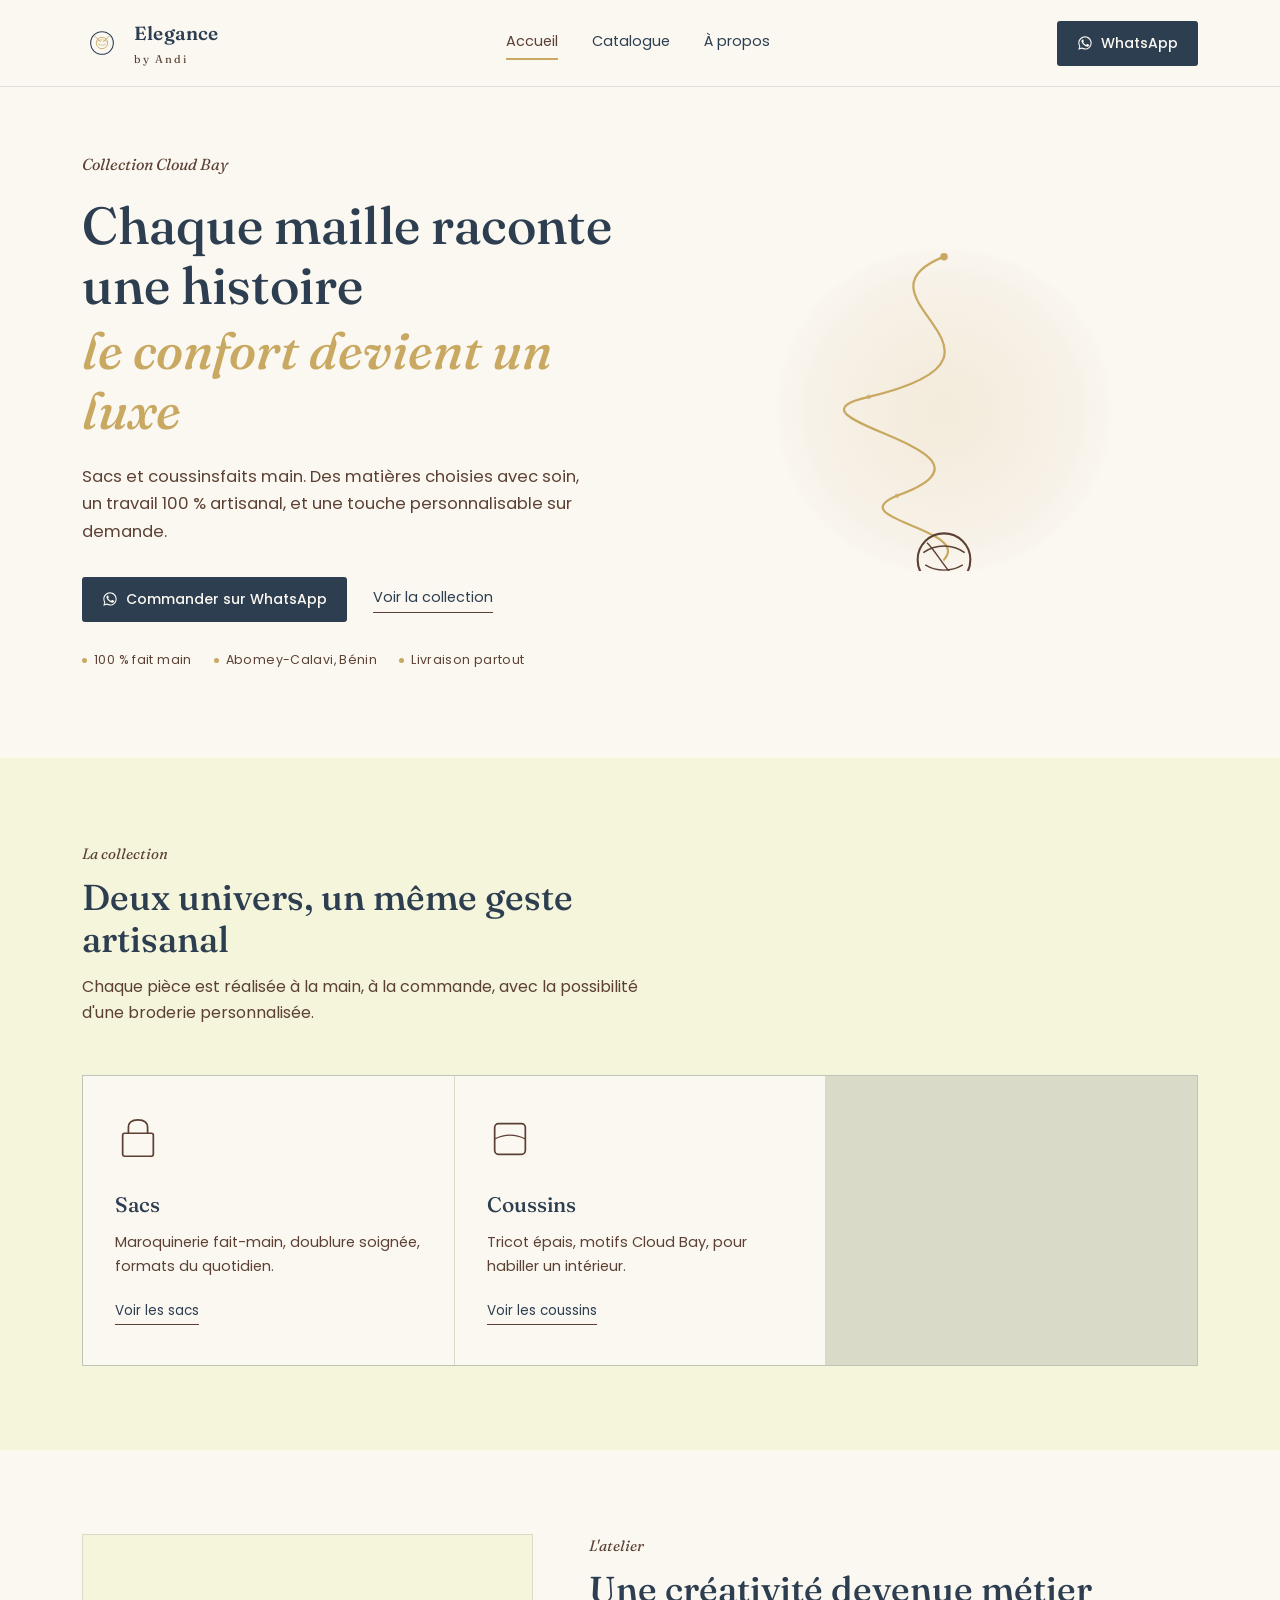
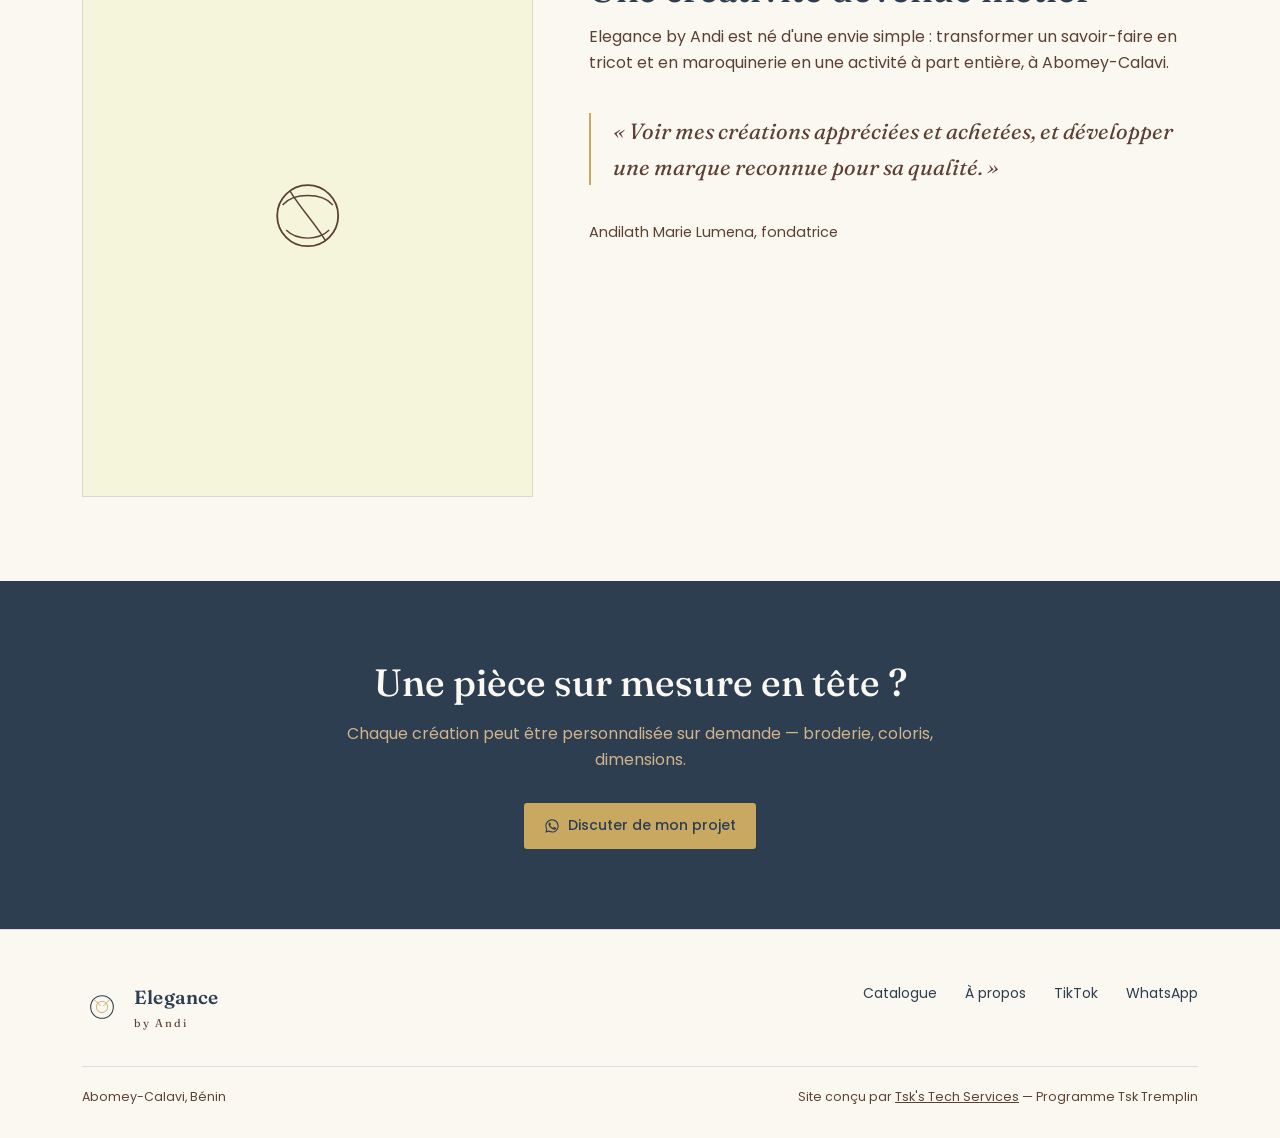
<file: index.html>
<!DOCTYPE html>
<html lang="fr">
<head>
<meta charset="UTF-8">
<meta name="viewport" content="width=device-width, initial-scale=1.0">
<title>Elegance by Andi — Créations artisanales, Cotonou, Bénin</title>
<meta name="description" content="Maroquinerie et tricot faits main à Abomey-Calavi, Bénin. Sacs, coussins et cardigans de la collection Cloud Bay. Commande via WhatsApp.">

<meta property="og:type" content="website">
<meta property="og:title" content="Elegance by Andi — Créations artisanales faites main">
<meta property="og:description" content="Sacs, coussins et cardigans en maroquinerie et tricot, faits main à Abomey-Calavi, Bénin. Collection Cloud Bay.">
<meta property="og:image" content="https://flashtsk17.github.io/elegance-by-andi/assets/og-image.png">
<meta property="og:url" content="https://flashtsk17.github.io/elegance-by-andi/index.html">
<meta name="twitter:card" content="summary_large_image">

<link rel="icon" href="assets/favicon.svg" type="image/svg+xml">
<link rel="stylesheet" href="style.css">
</head>
<body>

<header class="site-header">
  <div class="wrap">
    <a class="brand" href="index.html">
      <svg viewBox="0 0 60 60" style="color:var(--ink)">
        <circle cx="30" cy="30" r="17" fill="none" stroke="currentColor" stroke-width="1.6"/>
        <g transform="translate(30,30)" style="color:var(--gold)">
          <circle r="8.5" fill="none" stroke="currentColor" stroke-width="1.3"/>
          <path d="M-7,-2.3 C-3,-5.5 3,-5.5 7,-2.3" stroke="currentColor" stroke-width="1" fill="none"/>
          <path d="M-6,1.6 C-2.4,3.8 2.4,3.8 6,1.6" stroke="currentColor" stroke-width="1" fill="none"/>
          <path d="M-11.5,-11 L-2.3,-1.8" stroke="currentColor" stroke-width="1.4" stroke-linecap="round"/>
          <path d="M11.5,-11 L2.3,-1.8" stroke="currentColor" stroke-width="1.4" stroke-linecap="round"/>
        </g>
      </svg>
      <span class="brand-type"><strong>Elegance</strong><span>by Andi</span></span>
    </a>
    <nav class="main-nav">
      <a href="index.html" class="current">Accueil</a>
      <a href="catalogue.html">Catalogue</a>
      <a href="apropos.html">À propos</a>
    </nav>
    <a class="btn-whatsapp" href="https://wa.me/2290196172181?text=Bonjour%20Elegance%20by%20Andi%2C%20je%20souhaite%20avoir%20des%20informations." target="_blank" rel="noopener">
      <svg viewBox="0 0 24 24" fill="currentColor"><path d="M17.5 14.4c-.3-.1-1.7-.9-2-1-.3-.1-.5-.1-.7.1-.2.3-.8 1-.9 1.1-.2.2-.3.2-.6.1-.3-.1-1.2-.5-2.3-1.5-.9-.8-1.4-1.8-1.6-2.1-.2-.3 0-.5.1-.6.1-.1.3-.3.4-.5.1-.1.2-.3.3-.5.1-.2 0-.4 0-.5C10.1 9 9.6 7.7 9.4 7.2c-.2-.5-.4-.4-.5-.4h-.5c-.2 0-.5.1-.7.3-.3.3-1 1-1 2.4s1 2.8 1.2 3c.1.2 2 3.1 4.9 4.3.7.3 1.2.5 1.6.6.7.2 1.3.2 1.8.1.5-.1 1.7-.7 1.9-1.3.2-.7.2-1.2.2-1.3-.1-.2-.3-.2-.6-.3z"/><path d="M12 2C6.5 2 2 6.4 2 12c0 1.8.5 3.5 1.3 5L2 22l5.2-1.3c1.4.8 3.1 1.2 4.8 1.2 5.5 0 10-4.4 10-10S17.5 2 12 2zm0 18c-1.6 0-3.1-.4-4.4-1.2l-.3-.2-3.1.8.8-3-.2-.3C4.1 15 3.6 13.5 3.6 12c0-4.6 3.8-8.4 8.4-8.4s8.4 3.8 8.4 8.4-3.8 8.4-8.4 8.4z"/></svg>
      WhatsApp
    </a>
    <button class="menu-toggle" aria-label="Ouvrir le menu">
      <svg viewBox="0 0 24 24" fill="none" stroke="currentColor" stroke-width="1.8"><line x1="3" y1="7" x2="21" y2="7"/><line x1="3" y1="12" x2="21" y2="12"/><line x1="3" y1="17" x2="21" y2="17"/></svg>
    </button>
  </div>
</header>

<div class="mobile-nav">
  <div class="mobile-nav-top">
    <span class="brand-type"><strong>Elegance</strong><span>by Andi</span></span>
    <button class="close-toggle" aria-label="Fermer le menu">
      <svg viewBox="0 0 24 24" fill="none" stroke="currentColor" stroke-width="1.8"><line x1="5" y1="5" x2="19" y2="19"/><line x1="19" y1="5" x2="5" y2="19"/></svg>
    </button>
  </div>
  <a href="index.html" class="current">Accueil</a>
  <a href="catalogue.html">Catalogue</a>
  <a href="apropos.html">À propos</a>
  <a class="btn-whatsapp" href="https://wa.me/2290196172181?text=Bonjour%20Elegance%20by%20Andi%2C%20je%20souhaite%20avoir%20des%20informations." target="_blank" rel="noopener">
    <svg viewBox="0 0 24 24" fill="currentColor"><path d="M17.5 14.4c-.3-.1-1.7-.9-2-1-.3-.1-.5-.1-.7.1-.2.3-.8 1-.9 1.1-.2.2-.3.2-.6.1-.3-.1-1.2-.5-2.3-1.5-.9-.8-1.4-1.8-1.6-2.1-.2-.3 0-.5.1-.6.1-.1.3-.3.4-.5.1-.1.2-.3.3-.5.1-.2 0-.4 0-.5C10.1 9 9.6 7.7 9.4 7.2c-.2-.5-.4-.4-.5-.4h-.5c-.2 0-.5.1-.7.3-.3.3-1 1-1 2.4s1 2.8 1.2 3c.1.2 2 3.1 4.9 4.3.7.3 1.2.5 1.6.6.7.2 1.3.2 1.8.1.5-.1 1.7-.7 1.9-1.3.2-.7.2-1.2.2-1.3-.1-.2-.3-.2-.6-.3z"/><path d="M12 2C6.5 2 2 6.4 2 12c0 1.8.5 3.5 1.3 5L2 22l5.2-1.3c1.4.8 3.1 1.2 4.8 1.2 5.5 0 10-4.4 10-10S17.5 2 12 2zm0 18c-1.6 0-3.1-.4-4.4-1.2l-.3-.2-3.1.8.8-3-.2-.3C4.1 15 3.6 13.5 3.6 12c0-4.6 3.8-8.4 8.4-8.4s8.4 3.8 8.4 8.4-3.8 8.4-8.4 8.4z"/></svg>
    WhatsApp
  </a>
</div>

<section class="hero">
  <div class="wrap">
    <div class="hero-copy">
      <div class="kicker">Collection Cloud Bay</div>
      <h1>Chaque maille raconte<br>une histoire<em>le confort devient un luxe</em></h1>
      <p class="lede">Sacs et coussinsfaits main. Des matières choisies avec soin, un travail 100&nbsp;% artisanal, et une touche personnalisable sur demande.</p>
      <div class="cta-row">
        <a class="btn-whatsapp" href="https://wa.me/2290196172181?text=Bonjour%2C%20je%20souhaite%20passer%20une%20commande." target="_blank" rel="noopener">
          <svg viewBox="0 0 24 24" fill="currentColor"><path d="M17.5 14.4c-.3-.1-1.7-.9-2-1-.3-.1-.5-.1-.7.1-.2.3-.8 1-.9 1.1-.2.2-.3.2-.6.1-.3-.1-1.2-.5-2.3-1.5-.9-.8-1.4-1.8-1.6-2.1-.2-.3 0-.5.1-.6.1-.1.3-.3.4-.5.1-.1.2-.3.3-.5.1-.2 0-.4 0-.5C10.1 9 9.6 7.7 9.4 7.2c-.2-.5-.4-.4-.5-.4h-.5c-.2 0-.5.1-.7.3-.3.3-1 1-1 2.4s1 2.8 1.2 3c.1.2 2 3.1 4.9 4.3.7.3 1.2.5 1.6.6.7.2 1.3.2 1.8.1.5-.1 1.7-.7 1.9-1.3.2-.7.2-1.2.2-1.3-.1-.2-.3-.2-.6-.3z"/><path d="M12 2C6.5 2 2 6.4 2 12c0 1.8.5 3.5 1.3 5L2 22l5.2-1.3c1.4.8 3.1 1.2 4.8 1.2 5.5 0 10-4.4 10-10S17.5 2 12 2zm0 18c-1.6 0-3.1-.4-4.4-1.2l-.3-.2-3.1.8.8-3-.2-.3C4.1 15 3.6 13.5 3.6 12c0-4.6 3.8-8.4 8.4-8.4s8.4 3.8 8.4 8.4-3.8 8.4-8.4 8.4z"/></svg>
          Commander sur WhatsApp
        </a>
        <a class="btn-ghost" href="catalogue.html">Voir la collection</a>
      </div>
      <div class="trust-row">
        <span><span class="dot"></span>100&nbsp;% fait main</span>
        <span><span class="dot"></span>Abomey-Calavi, Bénin</span>
        <span><span class="dot"></span>Livraison partout</span>
      </div>
    </div>
    <div class="hero-art" aria-hidden="true">
      <div class="blob"></div>
      <svg viewBox="0 0 340 340" fill="none">
        <path d="M170 6 C 60 50, 280 110, 90 155 C -20 180, 260 210, 120 260 C 60 285, 200 295, 170 328"
              stroke="#C9A961" stroke-width="2.4" stroke-linecap="round"/>
        <circle cx="170" cy="6" r="4" fill="#C9A961"/>
        <circle cx="90" cy="155" r="2.4" fill="#C9A961" opacity="0.6"/>
        <circle cx="120" cy="260" r="2.4" fill="#C9A961" opacity="0.6"/>
        <g transform="translate(170,328)">
          <circle r="28" fill="none" stroke="#5C4033" stroke-width="2.2"/>
          <path d="M-22,-7.5 C-9.5,-17 9.5,-17 22,-7.5" stroke="#5C4033" stroke-width="1.5" fill="none"/>
          <path d="M-20,5.4 C-7.5,12.9 7.5,12.9 20,5.4" stroke="#5C4033" stroke-width="1.5" fill="none"/>
          <path d="M-18,-18 C-5.4,-5.4 5.4,18 18,22.6" stroke="#5C4033" stroke-width="1.5" fill="none"/>
        </g>
      </svg>
    </div>
  </div>
</section>

<section class="on-panel">
  <div class="wrap">
    <div class="section-head">
      <div class="kicker">La collection</div>
      <h2>Deux univers, un même geste artisanal</h2>
      <p>Chaque pièce est réalisée à la main, à la commande, avec la possibilité d'une broderie personnalisée.</p>
    </div>
    <div class="categories">
      <a class="cat-panel" href="catalogue.html?cat=sacs">
        <svg viewBox="0 0 48 48" fill="none" style="color:var(--cocoa)"><path d="M14 18 L14 12 C14 7 17 4 24 4 C31 4 34 7 34 12 L34 18" stroke="currentColor" stroke-width="1.8"/><rect x="8" y="18" width="32" height="24" rx="2" stroke="currentColor" stroke-width="1.8"/></svg>
        <h3>Sacs</h3>
        <p>Maroquinerie fait-main, doublure soignée, formats du quotidien.</p>
        <span class="go">Voir les sacs</span>
      </a>
      <a class="cat-panel" href="catalogue.html?cat=coussins">
        <svg viewBox="0 0 48 48" fill="none" style="color:var(--cocoa)"><rect x="8" y="8" width="32" height="32" rx="4" stroke="currentColor" stroke-width="1.8"/><path d="M8 24 Q 24 16 40 24" stroke="currentColor" stroke-width="1.2"/></svg>
        <h3>Coussins</h3>
        <p>Tricot épais, motifs Cloud Bay, pour habiller un intérieur.</p>
        <span class="go">Voir les coussins</span>
      </a>
      <!-- Catégorie Cardigans retirée temporairement : aucun produit prêt. Code conservé pour réintégration future.
      <a class="cat-panel" href="catalogue.html?cat=cardigans">
        <svg viewBox="0 0 48 48" fill="none" style="color:var(--cocoa)"><path d="M14 10 L10 16 L14 20 L14 42 L34 42 L34 20 L38 16 L34 10 L28 14 L20 14 Z" stroke="currentColor" stroke-width="1.8" stroke-linejoin="round"/></svg>
        <h3>Cardigans</h3>
        <p>Tricotés à la main, coupes douces, laine sélectionnée pour le confort.</p>
        <span class="go">Voir les cardigans</span>
      </a>
      -->
    </div>
  </div>
</section>

<section>
  <div class="wrap about-grid">
    <div class="about-portrait" aria-hidden="true">
      <svg viewBox="0 0 200 200" style="color:var(--cocoa)">
        <circle r="34" cx="100" cy="100" fill="none" stroke="currentColor" stroke-width="2"/>
        <path d="M72,88 C84,74 116,74 128,88" stroke="currentColor" stroke-width="1.6" fill="none"/>
        <path d="M76,116 C88,128 112,128 124,116" stroke="currentColor" stroke-width="1.6" fill="none"/>
        <path d="M80,72 C92,92 108,108 120,128" stroke="currentColor" stroke-width="1.6" fill="none"/>
      </svg>
    </div>
    <div>
      <div class="section-head" style="margin-bottom:0;">
        <div class="kicker">L'atelier</div>
        <h2>Une créativité devenue métier</h2>
        <p>Elegance by Andi est né d'une envie simple&nbsp;: transformer un savoir-faire en tricot et en maroquinerie en une activité à part entière, à Abomey-Calavi.</p>
      </div>
      <blockquote class="quote">« Voir mes créations appréciées et achetées, et développer une marque reconnue pour sa qualité. »</blockquote>
      <p style="color:var(--cocoa); font-size:14.5px;">Andilath Marie Lumena, fondatrice</p>
    </div>
  </div>
</section>

<section class="cta-band">
  <div class="wrap">
    <h2>Une pièce sur mesure en tête ?</h2>
    <p>Chaque création peut être personnalisée sur demande — broderie, coloris, dimensions.</p>
    <a class="btn-whatsapp" href="https://wa.me/2290196172181?text=Bonjour%2C%20je%20souhaite%20une%20cr%C3%A9ation%20personnalis%C3%A9e." target="_blank" rel="noopener">
      <svg viewBox="0 0 24 24" fill="currentColor"><path d="M17.5 14.4c-.3-.1-1.7-.9-2-1-.3-.1-.5-.1-.7.1-.2.3-.8 1-.9 1.1-.2.2-.3.2-.6.1-.3-.1-1.2-.5-2.3-1.5-.9-.8-1.4-1.8-1.6-2.1-.2-.3 0-.5.1-.6.1-.1.3-.3.4-.5.1-.1.2-.3.3-.5.1-.2 0-.4 0-.5C10.1 9 9.6 7.7 9.4 7.2c-.2-.5-.4-.4-.5-.4h-.5c-.2 0-.5.1-.7.3-.3.3-1 1-1 2.4s1 2.8 1.2 3c.1.2 2 3.1 4.9 4.3.7.3 1.2.5 1.6.6.7.2 1.3.2 1.8.1.5-.1 1.7-.7 1.9-1.3.2-.7.2-1.2.2-1.3-.1-.2-.3-.2-.6-.3z"/><path d="M12 2C6.5 2 2 6.4 2 12c0 1.8.5 3.5 1.3 5L2 22l5.2-1.3c1.4.8 3.1 1.2 4.8 1.2 5.5 0 10-4.4 10-10S17.5 2 12 2zm0 18c-1.6 0-3.1-.4-4.4-1.2l-.3-.2-3.1.8.8-3-.2-.3C4.1 15 3.6 13.5 3.6 12c0-4.6 3.8-8.4 8.4-8.4s8.4 3.8 8.4 8.4-3.8 8.4-8.4 8.4z"/></svg>
      Discuter de mon projet
    </a>
  </div>
</section>

<footer class="site-footer">
  <div class="wrap">
    <div class="footer-top">
      <a class="brand" href="index.html">
        <svg viewBox="0 0 60 60" style="color:var(--ink)">
          <circle cx="30" cy="30" r="17" fill="none" stroke="currentColor" stroke-width="1.6"/>
          <g transform="translate(30,30)" style="color:var(--gold)">
            <circle r="8.5" fill="none" stroke="currentColor" stroke-width="1.3"/>
            <path d="M-11.5,-11 L-2.3,-1.8" stroke="currentColor" stroke-width="1.4" stroke-linecap="round"/>
            <path d="M11.5,-11 L2.3,-1.8" stroke="currentColor" stroke-width="1.4" stroke-linecap="round"/>
          </g>
        </svg>
        <span class="brand-type"><strong>Elegance</strong><span>by Andi</span></span>
      </a>
      <div class="footer-links">
        <a href="catalogue.html">Catalogue</a>
        <a href="apropos.html">À propos</a>
        <a href="https://www.tiktok.com/@elegancebyandi" target="_blank" rel="noopener">TikTok</a>
        <a href="https://wa.me/2290196172181" target="_blank" rel="noopener">WhatsApp</a>
      </div>
    </div>
    <div class="footer-bottom">
      <span>Abomey-Calavi, Bénin</span>
      <span>Site conçu par <a href="https://flashtsk17.github.io/Tsk-s-PortFolio/" target="_blank" rel="noopener">Tsk's Tech Services</a> — Programme Tsk Tremplin</span>
    </div>
  </div>
</footer>

<script src="script.js"></script>

<!-- Identity Netlify : requis pour capter les liens d'invitation/réinitialisation envoyés par mail -->
<script src="https://identity.netlify.com/v1/netlify-identity-widget.js"></script>
<script>
  if (window.netlifyIdentity) {
    window.netlifyIdentity.on("init", user => {
      if (!user) {
        window.netlifyIdentity.on("login", () => {
          document.location.href = "/admin/";
        });
      }
    });
  }
</script>
</body>
</html>
</file>
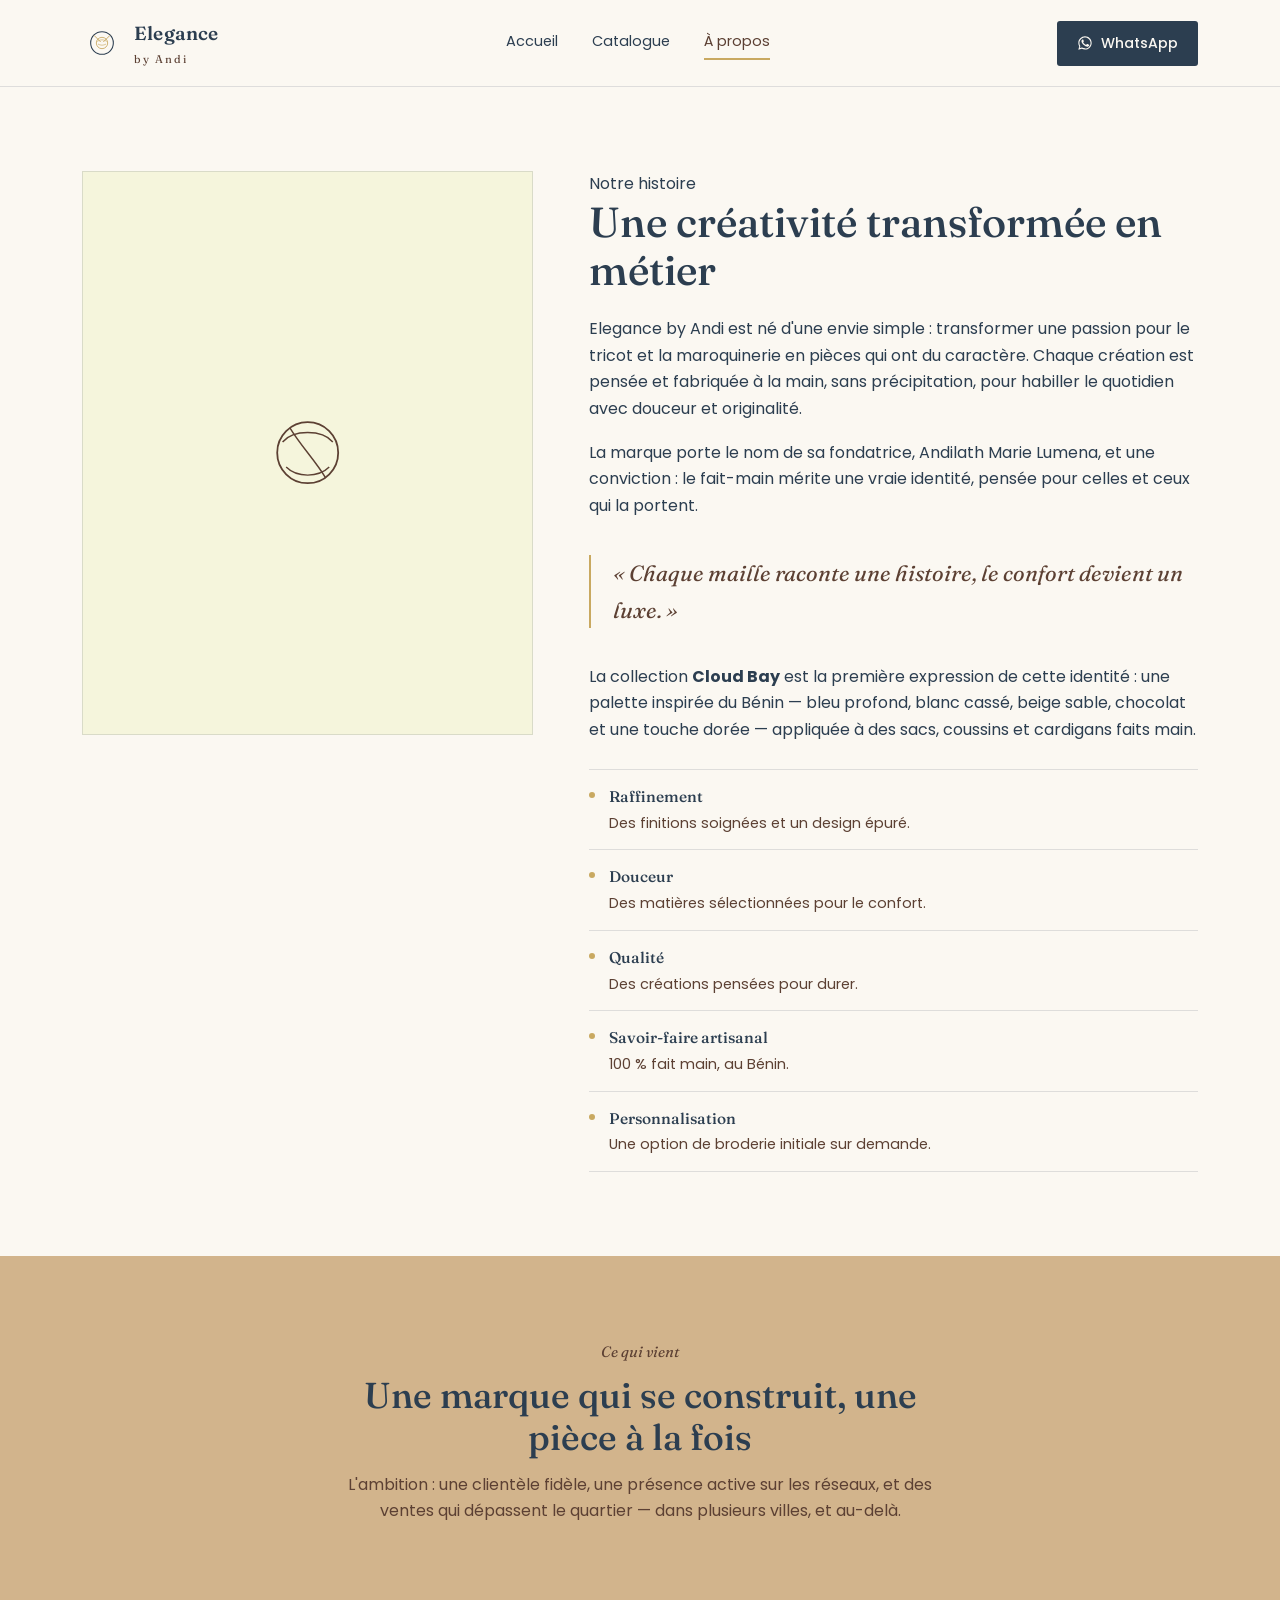
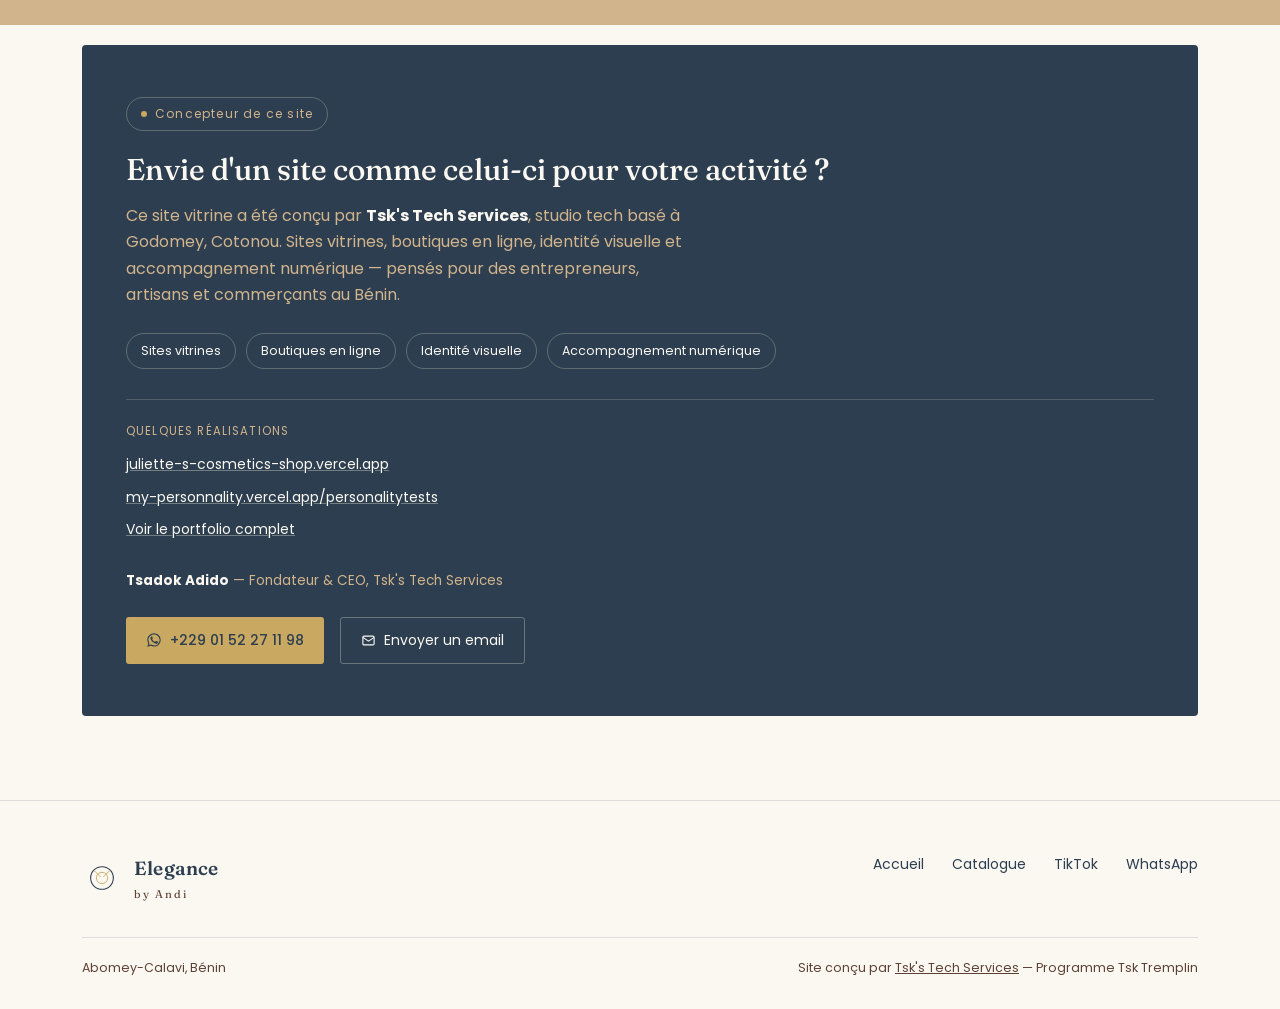
<file: apropos.html>
<!DOCTYPE html>
<html lang="fr">
<head>
<meta charset="UTF-8">
<meta name="viewport" content="width=device-width, initial-scale=1.0">
<title>À propos — Elegance by Andi</title>
<meta name="description" content="L'histoire d'Elegance by Andi, créations artisanales en maroquinerie et tricot à Abomey-Calavi, Bénin.">

<meta property="og:type" content="website">
<meta property="og:title" content="À propos — Elegance by Andi">
<meta property="og:description" content="L'histoire d'Elegance by Andi, créations artisanales en maroquinerie et tricot à Abomey-Calavi, Bénin.">
<meta property="og:image" content="https://flashtsk17.github.io/elegance-by-andi/assets/og-image.png">
<meta property="og:url" content="https://flashtsk17.github.io/elegance-by-andi/apropos.html">
<meta name="twitter:card" content="summary_large_image">

<link rel="icon" href="assets/favicon.svg" type="image/svg+xml">
<link rel="stylesheet" href="style.css">
</head>
<body>

<header class="site-header">
  <div class="wrap">
    <a class="brand" href="index.html">
      <svg viewBox="0 0 60 60" style="color:var(--ink)">
        <circle cx="30" cy="30" r="17" fill="none" stroke="currentColor" stroke-width="1.6"/>
        <g transform="translate(30,30)" style="color:var(--gold)">
          <circle r="8.5" fill="none" stroke="currentColor" stroke-width="1.3"/>
          <path d="M-7,-2.3 C-3,-5.5 3,-5.5 7,-2.3" stroke="currentColor" stroke-width="1" fill="none"/>
          <path d="M-6,1.6 C-2.4,3.8 2.4,3.8 6,1.6" stroke="currentColor" stroke-width="1" fill="none"/>
          <path d="M-11.5,-11 L-2.3,-1.8" stroke="currentColor" stroke-width="1.4" stroke-linecap="round"/>
          <path d="M11.5,-11 L2.3,-1.8" stroke="currentColor" stroke-width="1.4" stroke-linecap="round"/>
        </g>
      </svg>
      <span class="brand-type"><strong>Elegance</strong><span>by Andi</span></span>
    </a>
    <nav class="main-nav">
      <a href="index.html">Accueil</a>
      <a href="catalogue.html">Catalogue</a>
      <a href="apropos.html" class="current">À propos</a>
    </nav>
    <a class="btn-whatsapp" href="https://wa.me/2290196172181?text=Bonjour%20Elegance%20by%20Andi%2C%20je%20souhaite%20avoir%20des%20informations." target="_blank" rel="noopener">
      <svg viewBox="0 0 24 24" fill="currentColor"><path d="M17.5 14.4c-.3-.1-1.7-.9-2-1-.3-.1-.5-.1-.7.1-.2.3-.8 1-.9 1.1-.2.2-.3.2-.6.1-.3-.1-1.2-.5-2.3-1.5-.9-.8-1.4-1.8-1.6-2.1-.2-.3 0-.5.1-.6.1-.1.3-.3.4-.5.1-.1.2-.3.3-.5.1-.2 0-.4 0-.5C10.1 9 9.6 7.7 9.4 7.2c-.2-.5-.4-.4-.5-.4h-.5c-.2 0-.5.1-.7.3-.3.3-1 1-1 2.4s1 2.8 1.2 3c.1.2 2 3.1 4.9 4.3.7.3 1.2.5 1.6.6.7.2 1.3.2 1.8.1.5-.1 1.7-.7 1.9-1.3.2-.7.2-1.2.2-1.3-.1-.2-.3-.2-.6-.3z"/><path d="M12 2C6.5 2 2 6.4 2 12c0 1.8.5 3.5 1.3 5L2 22l5.2-1.3c1.4.8 3.1 1.2 4.8 1.2 5.5 0 10-4.4 10-10S17.5 2 12 2zm0 18c-1.6 0-3.1-.4-4.4-1.2l-.3-.2-3.1.8.8-3-.2-.3C4.1 15 3.6 13.5 3.6 12c0-4.6 3.8-8.4 8.4-8.4s8.4 3.8 8.4 8.4-3.8 8.4-8.4 8.4z"/></svg>
      WhatsApp
    </a>
    <button class="menu-toggle" aria-label="Ouvrir le menu">
      <svg viewBox="0 0 24 24" fill="none" stroke="currentColor" stroke-width="1.8"><line x1="3" y1="7" x2="21" y2="7"/><line x1="3" y1="12" x2="21" y2="12"/><line x1="3" y1="17" x2="21" y2="17"/></svg>
    </button>
  </div>
</header>

<div class="mobile-nav">
  <div class="mobile-nav-top">
    <span class="brand-type"><strong>Elegance</strong><span>by Andi</span></span>
    <button class="close-toggle" aria-label="Fermer le menu">
      <svg viewBox="0 0 24 24" fill="none" stroke="currentColor" stroke-width="1.8"><line x1="5" y1="5" x2="19" y2="19"/><line x1="19" y1="5" x2="5" y2="19"/></svg>
    </button>
  </div>
  <a href="index.html">Accueil</a>
  <a href="catalogue.html">Catalogue</a>
  <a href="apropos.html" class="current">À propos</a>
  <a class="btn-whatsapp" href="https://wa.me/2290196172181?text=Bonjour%20Elegance%20by%20Andi%2C%20je%20souhaite%20avoir%20des%20informations." target="_blank" rel="noopener">
    <svg viewBox="0 0 24 24" fill="currentColor"><path d="M17.5 14.4c-.3-.1-1.7-.9-2-1-.3-.1-.5-.1-.7.1-.2.3-.8 1-.9 1.1-.2.2-.3.2-.6.1-.3-.1-1.2-.5-2.3-1.5-.9-.8-1.4-1.8-1.6-2.1-.2-.3 0-.5.1-.6.1-.1.3-.3.4-.5.1-.1.2-.3.3-.5.1-.2 0-.4 0-.5C10.1 9 9.6 7.7 9.4 7.2c-.2-.5-.4-.4-.5-.4h-.5c-.2 0-.5.1-.7.3-.3.3-1 1-1 2.4s1 2.8 1.2 3c.1.2 2 3.1 4.9 4.3.7.3 1.2.5 1.6.6.7.2 1.3.2 1.8.1.5-.1 1.7-.7 1.9-1.3.2-.7.2-1.2.2-1.3-.1-.2-.3-.2-.6-.3z"/><path d="M12 2C6.5 2 2 6.4 2 12c0 1.8.5 3.5 1.3 5L2 22l5.2-1.3c1.4.8 3.1 1.2 4.8 1.2 5.5 0 10-4.4 10-10S17.5 2 12 2zm0 18c-1.6 0-3.1-.4-4.4-1.2l-.3-.2-3.1.8.8-3-.2-.3C4.1 15 3.6 13.5 3.6 12c0-4.6 3.8-8.4 8.4-8.4s8.4 3.8 8.4 8.4-3.8 8.4-8.4 8.4z"/></svg>
    WhatsApp
  </a>
</div>

<section>
  <div class="wrap about-grid">
    <div class="about-portrait" aria-hidden="true">
      <svg viewBox="0 0 200 200" style="color:var(--cocoa)">
        <circle r="34" cx="100" cy="100" fill="none" stroke="currentColor" stroke-width="2"/>
        <path d="M72,88 C84,74 116,74 128,88" stroke="currentColor" stroke-width="1.6" fill="none"/>
        <path d="M76,116 C88,128 112,128 124,116" stroke="currentColor" stroke-width="1.6" fill="none"/>
        <path d="M80,72 C92,92 108,108 120,128" stroke="currentColor" stroke-width="1.6" fill="none"/>
      </svg>
    </div>
    <div>
      <div class="kicker">Notre histoire</div>
      <h1 style="font-size:clamp(28px,3.6vw,42px); margin-bottom:22px;">Une créativité transformée en métier</h1>
      <p>Elegance by Andi est né d'une envie simple&nbsp;: transformer une passion pour le tricot et la maroquinerie en pièces qui ont du caractère. Chaque création est pensée et fabriquée à la main, sans précipitation, pour habiller le quotidien avec douceur et originalité.</p>
      <p style="margin-top:18px;">La marque porte le nom de sa fondatrice, Andilath Marie Lumena, et une conviction&nbsp;: le fait-main mérite une vraie identité, pensée pour celles et ceux qui la portent.</p>

      <blockquote class="quote">« Chaque maille raconte une histoire, le confort devient un luxe. »</blockquote>

      <p>La collection <strong>Cloud Bay</strong> est la première expression de cette identité&nbsp;: une palette inspirée du Bénin — bleu profond, blanc cassé, beige sable, chocolat et une touche dorée — appliquée à des sacs, coussins et cardigans faits main.</p>

      <ul class="values-list">
        <li><span class="dot"></span><div><strong>Raffinement</strong><span class="detail">Des finitions soignées et un design épuré.</span></div></li>
        <li><span class="dot"></span><div><strong>Douceur</strong><span class="detail">Des matières sélectionnées pour le confort.</span></div></li>
        <li><span class="dot"></span><div><strong>Qualité</strong><span class="detail">Des créations pensées pour durer.</span></div></li>
        <li><span class="dot"></span><div><strong>Savoir-faire artisanal</strong><span class="detail">100&nbsp;% fait main, au Bénin.</span></div></li>
        <li><span class="dot"></span><div><strong>Personnalisation</strong><span class="detail">Une option de broderie initiale sur demande.</span></div></li>
      </ul>
    </div>
  </div>
</section>

<section class="on-sand">
  <div class="wrap" style="text-align:center;">
    <div class="section-head" style="margin:0 auto;">
      <div class="kicker">Ce qui vient</div>
      <h2>Une marque qui se construit, une pièce à la fois</h2>
      <p>L'ambition&nbsp;: une clientèle fidèle, une présence active sur les réseaux, et des ventes qui dépassent le quartier — dans plusieurs villes, et au-delà.</p>
    </div>
  </div>
</section>

<section style="padding-top:0;">
  <div class="wrap">
    <div class="promo-block">
      <span class="eyebrow"><span class="dot"></span>Concepteur de ce site</span>
      <h3>Envie d'un site comme celui-ci pour votre activité ?</h3>
      <p>Ce site vitrine a été conçu par <strong style="color:var(--paper);">Tsk's Tech Services</strong>, studio tech basé à Godomey, Cotonou. Sites vitrines, boutiques en ligne, identité visuelle et accompagnement numérique — pensés pour des entrepreneurs, artisans et commerçants au Bénin.</p>

      <div class="promo-tags">
        <span>Sites vitrines</span>
        <span>Boutiques en ligne</span>
        <span>Identité visuelle</span>
        <span>Accompagnement numérique</span>
      </div>

      <div class="promo-refs">
        <div class="label">Quelques réalisations</div>
        <ul>
          <li><a href="https://juliette-s-cosmetics-shop.vercel.app" target="_blank" rel="noopener">juliette-s-cosmetics-shop.vercel.app</a></li>
          <li><a href="https://my-personnality.vercel.app/personalitytests" target="_blank" rel="noopener">my-personnality.vercel.app/personalitytests</a></li>
          <li><a href="https://flashtsk17.github.io/Tsk-s-PortFolio/" target="_blank" rel="noopener">Voir le portfolio complet</a></li>
        </ul>
      </div>

      <p class="promo-founder"><strong>Tsadok Adido</strong> — Fondateur &amp; CEO, Tsk's Tech Services</p>

      <div class="promo-cta">
        <a class="btn-whatsapp" href="https://wa.me/2290152271198?text=Bonjour%2C%20je%20souhaite%20un%20site%20pour%20mon%20activit%C3%A9." target="_blank" rel="noopener">
          <svg viewBox="0 0 24 24" fill="currentColor"><path d="M17.5 14.4c-.3-.1-1.7-.9-2-1-.3-.1-.5-.1-.7.1-.2.3-.8 1-.9 1.1-.2.2-.3.2-.6.1-.3-.1-1.2-.5-2.3-1.5-.9-.8-1.4-1.8-1.6-2.1-.2-.3 0-.5.1-.6.1-.1.3-.3.4-.5.1-.1.2-.3.3-.5.1-.2 0-.4 0-.5C10.1 9 9.6 7.7 9.4 7.2c-.2-.5-.4-.4-.5-.4h-.5c-.2 0-.5.1-.7.3-.3.3-1 1-1 2.4s1 2.8 1.2 3c.1.2 2 3.1 4.9 4.3.7.3 1.2.5 1.6.6.7.2 1.3.2 1.8.1.5-.1 1.7-.7 1.9-1.3.2-.7.2-1.2.2-1.3-.1-.2-.3-.2-.6-.3z"/><path d="M12 2C6.5 2 2 6.4 2 12c0 1.8.5 3.5 1.3 5L2 22l5.2-1.3c1.4.8 3.1 1.2 4.8 1.2 5.5 0 10-4.4 10-10S17.5 2 12 2zm0 18c-1.6 0-3.1-.4-4.4-1.2l-.3-.2-3.1.8.8-3-.2-.3C4.1 15 3.6 13.5 3.6 12c0-4.6 3.8-8.4 8.4-8.4s8.4 3.8 8.4 8.4-3.8 8.4-8.4 8.4z"/></svg>
          +229 01 52 27 11 98
        </a>
        <a class="btn-mail" href="mailto:adidomahukpeou@gmail.com">
          <svg viewBox="0 0 24 24" fill="none" stroke="currentColor" stroke-width="1.8"><rect x="3" y="5" width="18" height="14" rx="2"/><path d="M3 7l9 6 9-6"/></svg>
          Envoyer un email
        </a>
      </div>
    </div>
  </div>
</section>

<footer class="site-footer">
  <div class="wrap">
    <div class="footer-top">
      <a class="brand" href="index.html">
        <svg viewBox="0 0 60 60" style="color:var(--ink)">
          <circle cx="30" cy="30" r="17" fill="none" stroke="currentColor" stroke-width="1.6"/>
          <g transform="translate(30,30)" style="color:var(--gold)">
            <circle r="8.5" fill="none" stroke="currentColor" stroke-width="1.3"/>
            <path d="M-11.5,-11 L-2.3,-1.8" stroke="currentColor" stroke-width="1.4" stroke-linecap="round"/>
            <path d="M11.5,-11 L2.3,-1.8" stroke="currentColor" stroke-width="1.4" stroke-linecap="round"/>
          </g>
        </svg>
        <span class="brand-type"><strong>Elegance</strong><span>by Andi</span></span>
      </a>
      <div class="footer-links">
        <a href="index.html">Accueil</a>
        <a href="catalogue.html">Catalogue</a>
        <a href="https://www.tiktok.com/@elegancebyandi" target="_blank" rel="noopener">TikTok</a>
        <a href="https://wa.me/2290196172181" target="_blank" rel="noopener">WhatsApp</a>
      </div>
    </div>
    <div class="footer-bottom">
      <span>Abomey-Calavi, Bénin</span>
      <span>Site conçu par <a href="https://flashtsk17.github.io/Tsk-s-PortFolio/" target="_blank" rel="noopener">Tsk's Tech Services</a> — Programme Tsk Tremplin</span>
    </div>
  </div>
</footer>

<script src="script.js"></script>
</body>
</html>
</file>
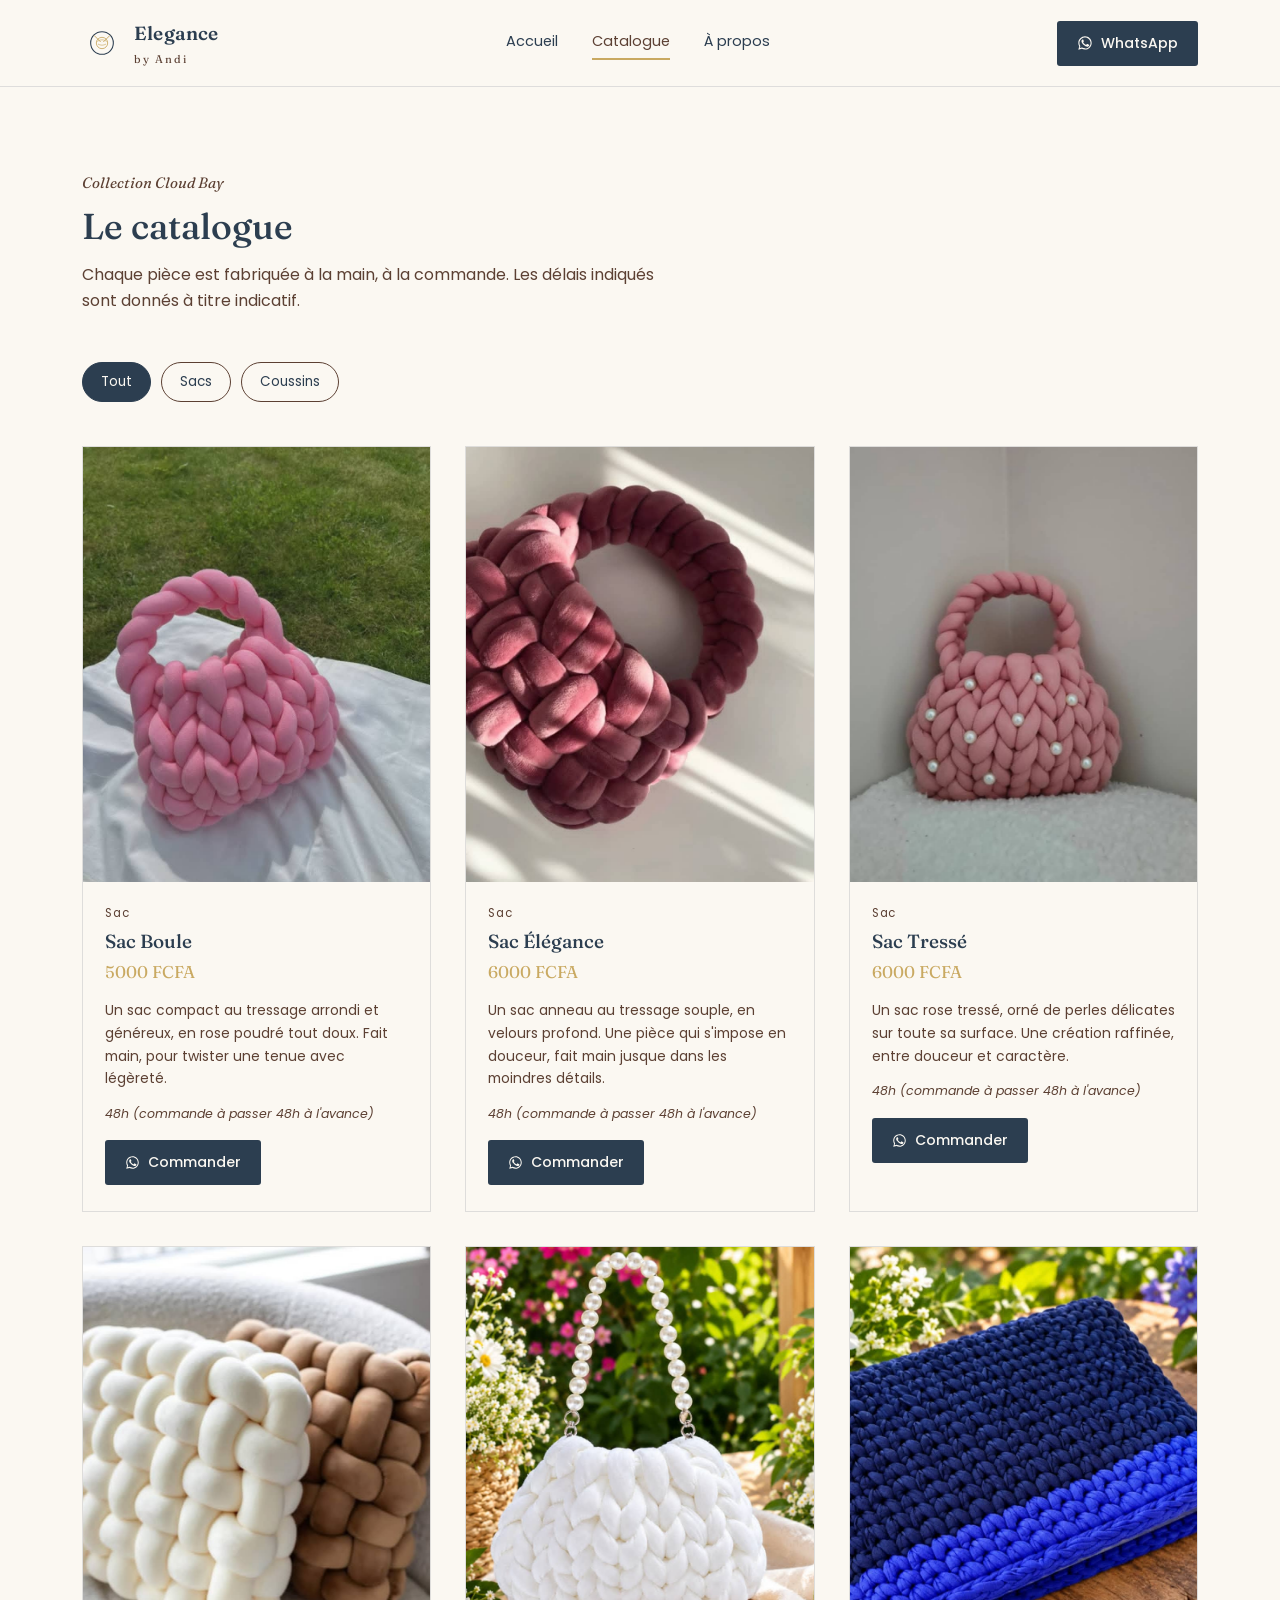
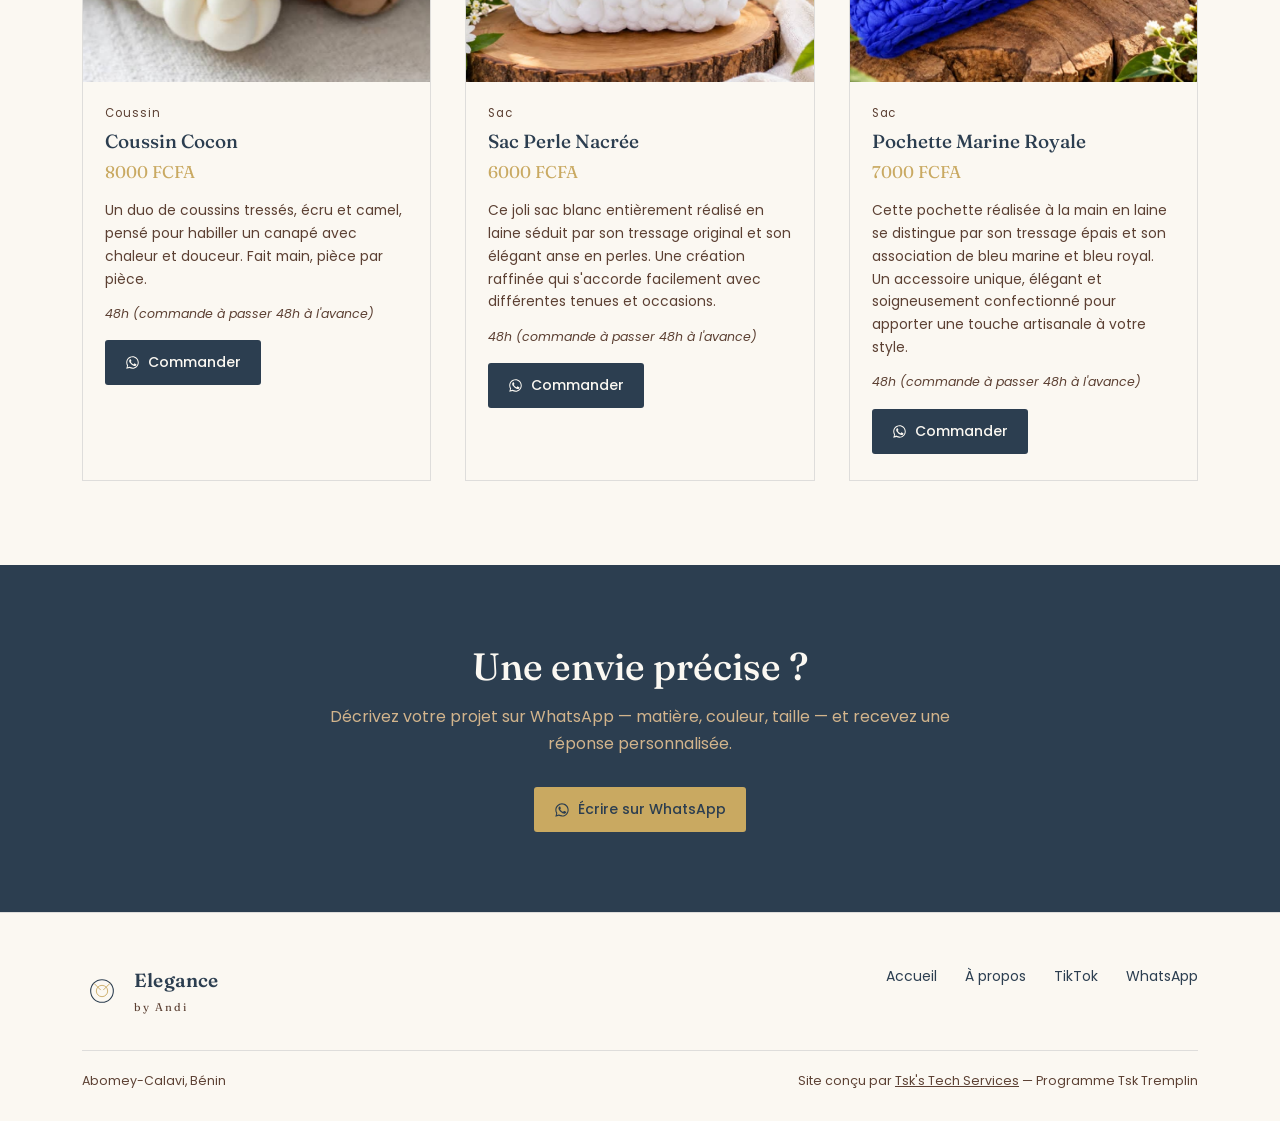
<file: catalogue.html>
<!DOCTYPE html>
<html lang="fr">
<head>
<meta charset="UTF-8">
<meta name="viewport" content="width=device-width, initial-scale=1.0">
<title>Catalogue — Elegance by Andi</title>
<meta name="description" content="Sacs, coussins et cardigans faits main — collection Cloud Bay, Elegance by Andi.">

<meta property="og:type" content="website">
<meta property="og:title" content="Catalogue — Elegance by Andi">
<meta property="og:description" content="Sacs, coussins et cardigans faits main — collection Cloud Bay, Elegance by Andi.">
<meta property="og:image" content="https://flashtsk17.github.io/elegance-by-andi/assets/og-image.png">
<meta property="og:url" content="https://flashtsk17.github.io/elegance-by-andi/catalogue.html">
<meta name="twitter:card" content="summary_large_image">

<link rel="icon" href="assets/favicon.svg" type="image/svg+xml">
<link rel="stylesheet" href="style.css">
</head>
<body>

<header class="site-header">
  <div class="wrap">
    <a class="brand" href="index.html">
      <svg viewBox="0 0 60 60" style="color:var(--ink)">
        <circle cx="30" cy="30" r="17" fill="none" stroke="currentColor" stroke-width="1.6"/>
        <g transform="translate(30,30)" style="color:var(--gold)">
          <circle r="8.5" fill="none" stroke="currentColor" stroke-width="1.3"/>
          <path d="M-7,-2.3 C-3,-5.5 3,-5.5 7,-2.3" stroke="currentColor" stroke-width="1" fill="none"/>
          <path d="M-6,1.6 C-2.4,3.8 2.4,3.8 6,1.6" stroke="currentColor" stroke-width="1" fill="none"/>
          <path d="M-11.5,-11 L-2.3,-1.8" stroke="currentColor" stroke-width="1.4" stroke-linecap="round"/>
          <path d="M11.5,-11 L2.3,-1.8" stroke="currentColor" stroke-width="1.4" stroke-linecap="round"/>
        </g>
      </svg>
      <span class="brand-type"><strong>Elegance</strong><span>by Andi</span></span>
    </a>
    <nav class="main-nav">
      <a href="index.html">Accueil</a>
      <a href="catalogue.html" class="current">Catalogue</a>
      <a href="apropos.html">À propos</a>
    </nav>
    <a class="btn-whatsapp" href="https://wa.me/2290196172181?text=Bonjour%20Elegance%20by%20Andi%2C%20je%20souhaite%20avoir%20des%20informations." target="_blank" rel="noopener">
      <svg viewBox="0 0 24 24" fill="currentColor"><path d="M17.5 14.4c-.3-.1-1.7-.9-2-1-.3-.1-.5-.1-.7.1-.2.3-.8 1-.9 1.1-.2.2-.3.2-.6.1-.3-.1-1.2-.5-2.3-1.5-.9-.8-1.4-1.8-1.6-2.1-.2-.3 0-.5.1-.6.1-.1.3-.3.4-.5.1-.1.2-.3.3-.5.1-.2 0-.4 0-.5C10.1 9 9.6 7.7 9.4 7.2c-.2-.5-.4-.4-.5-.4h-.5c-.2 0-.5.1-.7.3-.3.3-1 1-1 2.4s1 2.8 1.2 3c.1.2 2 3.1 4.9 4.3.7.3 1.2.5 1.6.6.7.2 1.3.2 1.8.1.5-.1 1.7-.7 1.9-1.3.2-.7.2-1.2.2-1.3-.1-.2-.3-.2-.6-.3z"/><path d="M12 2C6.5 2 2 6.4 2 12c0 1.8.5 3.5 1.3 5L2 22l5.2-1.3c1.4.8 3.1 1.2 4.8 1.2 5.5 0 10-4.4 10-10S17.5 2 12 2zm0 18c-1.6 0-3.1-.4-4.4-1.2l-.3-.2-3.1.8.8-3-.2-.3C4.1 15 3.6 13.5 3.6 12c0-4.6 3.8-8.4 8.4-8.4s8.4 3.8 8.4 8.4-3.8 8.4-8.4 8.4z"/></svg>
      WhatsApp
    </a>
    <button class="menu-toggle" aria-label="Ouvrir le menu">
      <svg viewBox="0 0 24 24" fill="none" stroke="currentColor" stroke-width="1.8"><line x1="3" y1="7" x2="21" y2="7"/><line x1="3" y1="12" x2="21" y2="12"/><line x1="3" y1="17" x2="21" y2="17"/></svg>
    </button>
  </div>
</header>

<div class="mobile-nav">
  <div class="mobile-nav-top">
    <span class="brand-type"><strong>Elegance</strong><span>by Andi</span></span>
    <button class="close-toggle" aria-label="Fermer le menu">
      <svg viewBox="0 0 24 24" fill="none" stroke="currentColor" stroke-width="1.8"><line x1="5" y1="5" x2="19" y2="19"/><line x1="19" y1="5" x2="5" y2="19"/></svg>
    </button>
  </div>
  <a href="index.html">Accueil</a>
  <a href="catalogue.html" class="current">Catalogue</a>
  <a href="apropos.html">À propos</a>
  <a class="btn-whatsapp" href="https://wa.me/2290196172181?text=Bonjour%20Elegance%20by%20Andi%2C%20je%20souhaite%20avoir%20des%20informations." target="_blank" rel="noopener">
    <svg viewBox="0 0 24 24" fill="currentColor"><path d="M17.5 14.4c-.3-.1-1.7-.9-2-1-.3-.1-.5-.1-.7.1-.2.3-.8 1-.9 1.1-.2.2-.3.2-.6.1-.3-.1-1.2-.5-2.3-1.5-.9-.8-1.4-1.8-1.6-2.1-.2-.3 0-.5.1-.6.1-.1.3-.3.4-.5.1-.1.2-.3.3-.5.1-.2 0-.4 0-.5C10.1 9 9.6 7.7 9.4 7.2c-.2-.5-.4-.4-.5-.4h-.5c-.2 0-.5.1-.7.3-.3.3-1 1-1 2.4s1 2.8 1.2 3c.1.2 2 3.1 4.9 4.3.7.3 1.2.5 1.6.6.7.2 1.3.2 1.8.1.5-.1 1.7-.7 1.9-1.3.2-.7.2-1.2.2-1.3-.1-.2-.3-.2-.6-.3z"/><path d="M12 2C6.5 2 2 6.4 2 12c0 1.8.5 3.5 1.3 5L2 22l5.2-1.3c1.4.8 3.1 1.2 4.8 1.2 5.5 0 10-4.4 10-10S17.5 2 12 2zm0 18c-1.6 0-3.1-.4-4.4-1.2l-.3-.2-3.1.8.8-3-.2-.3C4.1 15 3.6 13.5 3.6 12c0-4.6 3.8-8.4 8.4-8.4s8.4 3.8 8.4 8.4-3.8 8.4-8.4 8.4z"/></svg>
    WhatsApp
  </a>
</div>

<section style="padding-bottom:0;">
  <div class="wrap">
    <div class="section-head">
      <div class="kicker">Collection Cloud Bay</div>
      <h2>Le catalogue</h2>
      <p>Chaque pièce est fabriquée à la main, à la commande. Les délais indiqués sont donnés à titre indicatif.</p>
    </div>
    <div class="filter-row">
      <button data-filter="all" class="active">Tout</button>
      <button data-filter="sacs">Sacs</button>
      <button data-filter="coussins">Coussins</button>
      <!-- Catégorie Cardigans retirée temporairement : aucun produit prêt. Code conservé pour réintégration future.
      <button data-filter="cardigans">Cardigans</button>
      -->
    </div>
    <div class="product-grid" id="product-grid">
      <!-- injecté par script.js depuis data/products.json -->
    </div>
  </div>
</section>

<section class="cta-band" style="margin-top:84px;">
  <div class="wrap">
    <h2>Une envie précise ?</h2>
    <p>Décrivez votre projet sur WhatsApp — matière, couleur, taille — et recevez une réponse personnalisée.</p>
    <a class="btn-whatsapp" href="https://wa.me/2290196172181?text=Bonjour%2C%20j%27ai%20une%20demande%20personnalis%C3%A9e." target="_blank" rel="noopener">
      <svg viewBox="0 0 24 24" fill="currentColor"><path d="M17.5 14.4c-.3-.1-1.7-.9-2-1-.3-.1-.5-.1-.7.1-.2.3-.8 1-.9 1.1-.2.2-.3.2-.6.1-.3-.1-1.2-.5-2.3-1.5-.9-.8-1.4-1.8-1.6-2.1-.2-.3 0-.5.1-.6.1-.1.3-.3.4-.5.1-.1.2-.3.3-.5.1-.2 0-.4 0-.5C10.1 9 9.6 7.7 9.4 7.2c-.2-.5-.4-.4-.5-.4h-.5c-.2 0-.5.1-.7.3-.3.3-1 1-1 2.4s1 2.8 1.2 3c.1.2 2 3.1 4.9 4.3.7.3 1.2.5 1.6.6.7.2 1.3.2 1.8.1.5-.1 1.7-.7 1.9-1.3.2-.7.2-1.2.2-1.3-.1-.2-.3-.2-.6-.3z"/><path d="M12 2C6.5 2 2 6.4 2 12c0 1.8.5 3.5 1.3 5L2 22l5.2-1.3c1.4.8 3.1 1.2 4.8 1.2 5.5 0 10-4.4 10-10S17.5 2 12 2zm0 18c-1.6 0-3.1-.4-4.4-1.2l-.3-.2-3.1.8.8-3-.2-.3C4.1 15 3.6 13.5 3.6 12c0-4.6 3.8-8.4 8.4-8.4s8.4 3.8 8.4 8.4-3.8 8.4-8.4 8.4z"/></svg>
      Écrire sur WhatsApp
    </a>
  </div>
</section>

<footer class="site-footer">
  <div class="wrap">
    <div class="footer-top">
      <a class="brand" href="index.html">
        <svg viewBox="0 0 60 60" style="color:var(--ink)">
          <circle cx="30" cy="30" r="17" fill="none" stroke="currentColor" stroke-width="1.6"/>
          <g transform="translate(30,30)" style="color:var(--gold)">
            <circle r="8.5" fill="none" stroke="currentColor" stroke-width="1.3"/>
            <path d="M-11.5,-11 L-2.3,-1.8" stroke="currentColor" stroke-width="1.4" stroke-linecap="round"/>
            <path d="M11.5,-11 L2.3,-1.8" stroke="currentColor" stroke-width="1.4" stroke-linecap="round"/>
          </g>
        </svg>
        <span class="brand-type"><strong>Elegance</strong><span>by Andi</span></span>
      </a>
      <div class="footer-links">
        <a href="index.html">Accueil</a>
        <a href="apropos.html">À propos</a>
        <a href="https://www.tiktok.com/@elegancebyandi" target="_blank" rel="noopener">TikTok</a>
        <a href="https://wa.me/2290196172181" target="_blank" rel="noopener">WhatsApp</a>
      </div>
    </div>
    <div class="footer-bottom">
      <span>Abomey-Calavi, Bénin</span>
      <span>Site conçu par <a href="https://flashtsk17.github.io/Tsk-s-PortFolio/" target="_blank" rel="noopener">Tsk's Tech Services</a> — Programme Tsk Tremplin</span>
    </div>
  </div>
</footer>

<script src="script.js"></script>
</body>
</html>
</file>
<file: style.css>
@import url('https://fonts.googleapis.com/css2?family=Fraunces:ital,opsz,wght@0,9..144,400;0,9..144,500;0,9..144,600;1,9..144,500&family=Poppins:wght@400;500;600;700&display=swap');

:root {
  --ink: #2C3E50;
  --paper: #FBF8F2;
  --panel: #F5F5DC;
  --sand: #D2B48C;
  --cocoa: #5C4033;
  --gold: #C9A961;
  --line: rgba(44, 62, 80, 0.14);
  --radius: 3px;
}

* { box-sizing: border-box; }

html { scroll-behavior: smooth; }

body {
  margin: 0;
  background: var(--paper);
  color: var(--ink);
  font-family: 'Poppins', sans-serif;
  font-size: 16px;
  line-height: 1.65;
  -webkit-font-smoothing: antialiased;
}

h1, h2, h3, .display {
  font-family: 'Fraunces', serif;
  font-weight: 500;
  color: var(--ink);
  line-height: 1.15;
  margin: 0;
}

p { max-width: 62ch; }

a { color: inherit; }

img { max-width: 100%; display: block; }

/* ---------- Layout shell ---------- */

.wrap {
  max-width: 1180px;
  margin: 0 auto;
  padding: 0 32px;
}

/* ---------- Header / nav ---------- */

.site-header {
  position: sticky;
  top: 0;
  z-index: 40;
  background: rgba(251, 248, 242, 0.92);
  backdrop-filter: blur(6px);
  border-bottom: 1px solid var(--line);
}

.site-header .wrap {
  display: flex;
  align-items: center;
  justify-content: space-between;
  padding-top: 18px;
  padding-bottom: 18px;
}

.brand {
  display: flex;
  align-items: center;
  gap: 12px;
  text-decoration: none;
}

.brand svg { width: 40px; height: 40px; flex-shrink: 0; }

.brand-type {
  font-family: 'Fraunces', serif;
  font-size: 19px;
  color: var(--ink);
  letter-spacing: 0.01em;
}
.brand-type strong { display: block; font-weight: 600; }
.brand-type span { display: block; font-size: 11px; letter-spacing: 0.18em; color: var(--cocoa); margin-top: 1px; }

nav.main-nav {
  display: flex;
  align-items: center;
  gap: 34px;
}

nav.main-nav a {
  text-decoration: none;
  font-size: 14.5px;
  color: var(--ink);
  position: relative;
  padding-bottom: 3px;
}
nav.main-nav a.current { color: var(--cocoa); }
nav.main-nav a.current::after {
  content: "";
  position: absolute; left: 0; right: 0; bottom: -3px;
  height: 1.5px; background: var(--gold);
}

/* ---------- Mobile menu toggle ---------- */

.menu-toggle {
  display: none;
  background: none;
  border: none;
  padding: 6px;
  cursor: pointer;
  color: var(--ink);
}
.menu-toggle svg { width: 26px; height: 26px; }

.mobile-nav {
  display: none;
  position: fixed;
  inset: 0;
  background: var(--paper);
  z-index: 60;
  padding: 22px 28px 40px;
  flex-direction: column;
}
.mobile-nav.open { display: flex; }

.mobile-nav .mobile-nav-top {
  display: flex;
  align-items: center;
  justify-content: space-between;
  margin-bottom: 44px;
}
.mobile-nav .close-toggle {
  background: none; border: none; color: var(--ink); padding: 6px; cursor: pointer;
}
.mobile-nav .close-toggle svg { width: 24px; height: 24px; }

.mobile-nav a {
  font-family: 'Fraunces', serif;
  font-size: 28px;
  color: var(--ink);
  text-decoration: none;
  padding: 16px 0;
  border-bottom: 1px solid var(--line);
}
.mobile-nav a.current { color: var(--cocoa); }

.mobile-nav .btn-whatsapp {
  margin-top: 30px;
  justify-content: center;
}

.btn-whatsapp {
  display: inline-flex;
  align-items: center;
  gap: 8px;
  background: var(--ink);
  color: var(--paper) !important;
  padding: 11px 20px;
  border-radius: var(--radius);
  text-decoration: none;
  font-size: 14px;
  font-weight: 500;
  transition: background 0.15s ease;
}
.btn-whatsapp:hover { background: var(--cocoa); }
.btn-whatsapp svg { width: 16px; height: 16px; }

.btn-ghost {
  display: inline-flex;
  align-items: center;
  color: var(--ink);
  text-decoration: none;
  font-size: 14.5px;
  border-bottom: 1px solid var(--cocoa);
  padding-bottom: 2px;
}

/* ---------- Thread motif (the one bold device) ---------- */

.thread-rail {
  position: absolute;
  left: 50%;
  top: 0;
  width: 2px;
  height: 100%;
  transform: translateX(-50%);
  z-index: 0;
  pointer-events: none;
}

/* ---------- Hero ---------- */

.hero {
  position: relative;
  padding: 64px 0 88px;
}

.hero .wrap {
  display: grid;
  grid-template-columns: 1.05fr 0.95fr;
  gap: 48px;
  align-items: center;
}

.hero .kicker {
  font-family: 'Fraunces', serif;
  font-style: italic;
  color: var(--cocoa);
  font-size: 16px;
  margin-bottom: 18px;
}

.hero h1 {
  font-size: clamp(34px, 4.4vw, 52px);
}
.hero h1 em {
  font-style: italic;
  color: var(--gold);
  display: block;
  margin-top: 6px;
}

.hero p.lede {
  margin-top: 22px;
  font-size: 16.5px;
  color: var(--cocoa);
  max-width: 46ch;
}

.hero .cta-row {
  margin-top: 32px;
  display: flex;
  align-items: center;
  gap: 26px;
  flex-wrap: wrap;
}

.hero .trust-row {
  margin-top: 28px;
  display: flex;
  gap: 22px;
  flex-wrap: wrap;
  font-size: 12.5px;
  letter-spacing: 0.03em;
  color: var(--cocoa);
}
.hero .trust-row span { display: flex; align-items: center; gap: 7px; }
.hero .trust-row .dot { width: 5px; height: 5px; border-radius: 50%; background: var(--gold); flex-shrink: 0; }

.hero-art {
  position: relative;
  display: flex;
  align-items: center;
  justify-content: center;
  min-height: 320px;
  padding: 20px;
}
.hero-art .blob {
  position: absolute;
  inset: 0;
  margin: auto;
  width: 340px;
  height: 340px;
  max-width: 90%;
  max-height: 90%;
  background: radial-gradient(circle, rgba(201,169,97,0.16) 0%, rgba(210,180,140,0.10) 55%, rgba(210,180,140,0) 75%);
  border-radius: 50%;
  z-index: 0;
}
.hero-art svg {
  position: relative;
  z-index: 1;
  width: 100%;
  max-width: 320px;
  height: auto;
}

/* ---------- Sections ---------- */

section { position: relative; padding: 84px 0; }
section.on-sand { background: var(--sand); }
section.on-panel { background: var(--panel); }

.section-head {
  max-width: 60ch;
  margin-bottom: 48px;
}
.section-head .kicker {
  font-family: 'Fraunces', serif;
  font-style: italic;
  color: var(--cocoa);
  font-size: 15px;
  margin-bottom: 10px;
}
.section-head h2 { font-size: clamp(26px, 3vw, 36px); }
.section-head p { margin-top: 14px; color: var(--cocoa); }

/* ---------- Category panels ---------- */

.categories {
  display: grid;
  grid-template-columns: repeat(3, 1fr);
  gap: 1px;
  background: var(--line);
  border: 1px solid var(--line);
}

.cat-panel {
  background: var(--paper);
  padding: 40px 32px;
  text-decoration: none;
  color: var(--ink);
  transition: background 0.15s ease;
}
.cat-panel:hover { background: var(--panel); }

.cat-panel svg { width: 46px; height: 46px; margin-bottom: 22px; }

.cat-panel h3 { font-size: 21px; margin-bottom: 10px; }
.cat-panel p { font-size: 14.5px; color: var(--cocoa); margin-bottom: 18px; }

.cat-panel .go {
  font-size: 13.5px;
  border-bottom: 1px solid var(--cocoa);
  padding-bottom: 2px;
  display: inline-block;
}

/* ---------- Product grid ---------- */

.product-grid {
  display: grid;
  grid-template-columns: repeat(3, 1fr);
  gap: 34px;
  margin-top: 8px;
}

.product-card {
  background: var(--paper);
  border: 1px solid var(--line);
}

.product-media {
  aspect-ratio: 4 / 5;
  background: linear-gradient(160deg, var(--panel), var(--sand));
  display: flex;
  align-items: center;
  justify-content: center;
  position: relative;
  overflow: hidden;
}
.product-media img { width: 100%; height: 100%; object-fit: cover; }
.product-media svg { width: 64px; height: 64px; opacity: 0.55; }
.product-media .ph-note {
  position: absolute;
  bottom: 10px; left: 0; right: 0;
  text-align: center;
  font-size: 11px;
  letter-spacing: 0.06em;
  color: var(--cocoa);
}

.product-body { padding: 22px 22px 26px; }
.product-body .cat-tag {
  font-size: 11.5px;
  letter-spacing: 0.08em;
  color: var(--cocoa);
  margin-bottom: 8px;
}
.product-body h3 { font-size: 19px; margin-bottom: 6px; }
.product-body .price { font-family: 'Fraunces', serif; color: var(--gold); font-size: 17px; margin-bottom: 10px; }
.product-body p.desc { font-size: 13.8px; color: var(--cocoa); margin-bottom: 8px; }
.product-body .delay { font-size: 12.5px; color: var(--cocoa); font-style: italic; margin-bottom: 16px; }

.filter-row {
  display: flex;
  gap: 10px;
  margin-bottom: 44px;
  flex-wrap: wrap;
}
.filter-row button {
  font-family: 'Poppins', sans-serif;
  font-size: 13.5px;
  padding: 9px 18px;
  border-radius: 999px;
  border: 1px solid var(--cocoa);
  background: transparent;
  color: var(--ink);
  cursor: pointer;
}
.filter-row button.active {
  background: var(--ink);
  color: var(--paper);
  border-color: var(--ink);
}

/* ---------- About / values ---------- */

.about-grid {
  display: grid;
  grid-template-columns: 0.85fr 1.15fr;
  gap: 56px;
  align-items: start;
}

.about-portrait {
  aspect-ratio: 4/5;
  background: var(--panel);
  border: 1px solid var(--line);
  display: flex;
  align-items: center;
  justify-content: center;
}
.about-portrait svg { width: 40%; }

.values-list { list-style: none; padding: 0; margin: 26px 0 0; }
.values-list li {
  display: flex;
  gap: 14px;
  padding: 14px 0;
  border-top: 1px solid var(--line);
  font-size: 14.5px;
}
.values-list li:last-child { border-bottom: 1px solid var(--line); }
.values-list .dot { width: 6px; height: 6px; border-radius: 50%; background: var(--gold); margin-top: 8px; flex-shrink: 0; }
.values-list strong { display: block; font-family: 'Fraunces', serif; font-weight: 500; font-size: 15.5px; margin-bottom: 2px; }
.values-list span.detail { color: var(--cocoa); }

blockquote.quote {
  font-family: 'Fraunces', serif;
  font-style: italic;
  font-size: 22px;
  color: var(--cocoa);
  border-left: 2px solid var(--gold);
  padding-left: 22px;
  margin: 36px 0;
}

/* ---------- Final CTA band ---------- */

.cta-band {
  background: var(--ink);
  color: var(--paper);
  text-align: center;
  padding: 80px 0;
}
.cta-band h2 { color: var(--paper); font-size: clamp(26px, 3.4vw, 38px); }
.cta-band p { color: var(--sand); margin: 16px auto 30px; }
.cta-band .btn-whatsapp { background: var(--gold); color: var(--ink) !important; }
.cta-band .btn-whatsapp:hover { background: #dbbd7c; }

/* ---------- Promo block (espace partenaire Tsk's Tech Services) ---------- */

.promo-block {
  background: var(--ink);
  border-radius: 4px;
  padding: 52px 44px;
  color: var(--paper);
  margin-top: 20px;
}
.promo-block .eyebrow {
  display: inline-flex;
  align-items: center;
  gap: 8px;
  font-size: 12px;
  letter-spacing: 0.1em;
  color: var(--sand);
  border: 1px solid rgba(245,245,220,0.25);
  padding: 6px 14px;
  border-radius: 999px;
  margin-bottom: 22px;
}
.promo-block .eyebrow .dot { width: 6px; height: 6px; border-radius: 50%; background: var(--gold); }

.promo-block h3 {
  color: var(--paper);
  font-size: clamp(24px, 3vw, 30px);
  margin-bottom: 16px;
}
.promo-block p { color: var(--sand); max-width: 56ch; margin-bottom: 24px; }

.promo-tags { display: flex; gap: 10px; flex-wrap: wrap; margin-bottom: 30px; }
.promo-tags span {
  font-size: 12.5px;
  border: 1px solid rgba(245,245,220,0.25);
  color: var(--paper);
  padding: 7px 14px;
  border-radius: 999px;
}

.promo-refs {
  border-top: 1px solid rgba(245,245,220,0.18);
  padding-top: 22px;
  margin-bottom: 28px;
}
.promo-refs .label { font-size: 11.5px; letter-spacing: 0.1em; color: var(--sand); margin-bottom: 10px; text-transform: uppercase; }
.promo-refs ul { list-style: none; padding: 0; margin: 0; display: flex; flex-direction: column; gap: 6px; }
.promo-refs a { color: var(--paper); font-size: 14px; text-decoration: underline; text-decoration-color: rgba(245,245,220,0.35); }

.promo-founder {
  font-size: 13.5px;
  color: var(--sand);
  margin-bottom: 30px;
}
.promo-founder strong { color: var(--paper); }

.promo-cta { display: flex; gap: 16px; flex-wrap: wrap; }
.promo-cta .btn-whatsapp { background: var(--gold); color: var(--ink) !important; }
.promo-cta .btn-whatsapp:hover { background: #dbbd7c; }
.promo-cta .btn-mail {
  display: inline-flex; align-items: center; gap: 8px;
  border: 1px solid rgba(245,245,220,0.3);
  color: var(--paper); text-decoration: none;
  padding: 11px 20px; border-radius: var(--radius); font-size: 14px;
}
.promo-cta .btn-mail svg { width: 15px; height: 15px; }

@media (max-width: 640px) {
  .promo-block { padding: 38px 26px; }
}

/* ---------- Footer ---------- */

footer.site-footer {
  background: var(--paper);
  border-top: 1px solid var(--line);
  padding: 52px 0 30px;
}
.footer-top {
  display: flex;
  justify-content: space-between;
  align-items: flex-start;
  gap: 40px;
  flex-wrap: wrap;
  margin-bottom: 34px;
}
.footer-links { display: flex; gap: 28px; }
.footer-links a { text-decoration: none; font-size: 14px; color: var(--ink); }
.footer-bottom {
  border-top: 1px solid var(--line);
  padding-top: 20px;
  display: flex;
  justify-content: space-between;
  flex-wrap: wrap;
  gap: 10px;
  font-size: 12.5px;
  color: var(--cocoa);
}
.footer-bottom a { color: var(--cocoa); }

/* ---------- Mobile ---------- */

@media (max-width: 860px) {
  nav.main-nav { display: none; }
  .menu-toggle { display: inline-flex; }
  .hero .wrap { grid-template-columns: 1fr; }
  .hero-art { order: -1; min-height: 260px; }
  .categories { grid-template-columns: 1fr; }
  .product-grid { grid-template-columns: 1fr 1fr; }
  .about-grid { grid-template-columns: 1fr; }
}
@media (max-width: 560px) {
  .product-grid { grid-template-columns: 1fr; }
  .wrap { padding: 0 20px; }
}

/* ---------- Reduced motion ---------- */
@media (prefers-reduced-motion: reduce) {
  html { scroll-behavior: auto; }
}

/* ---------- Focus visibility ---------- */
a:focus-visible, button:focus-visible {
  outline: 2px solid var(--gold);
  outline-offset: 2px;
}
</file>
